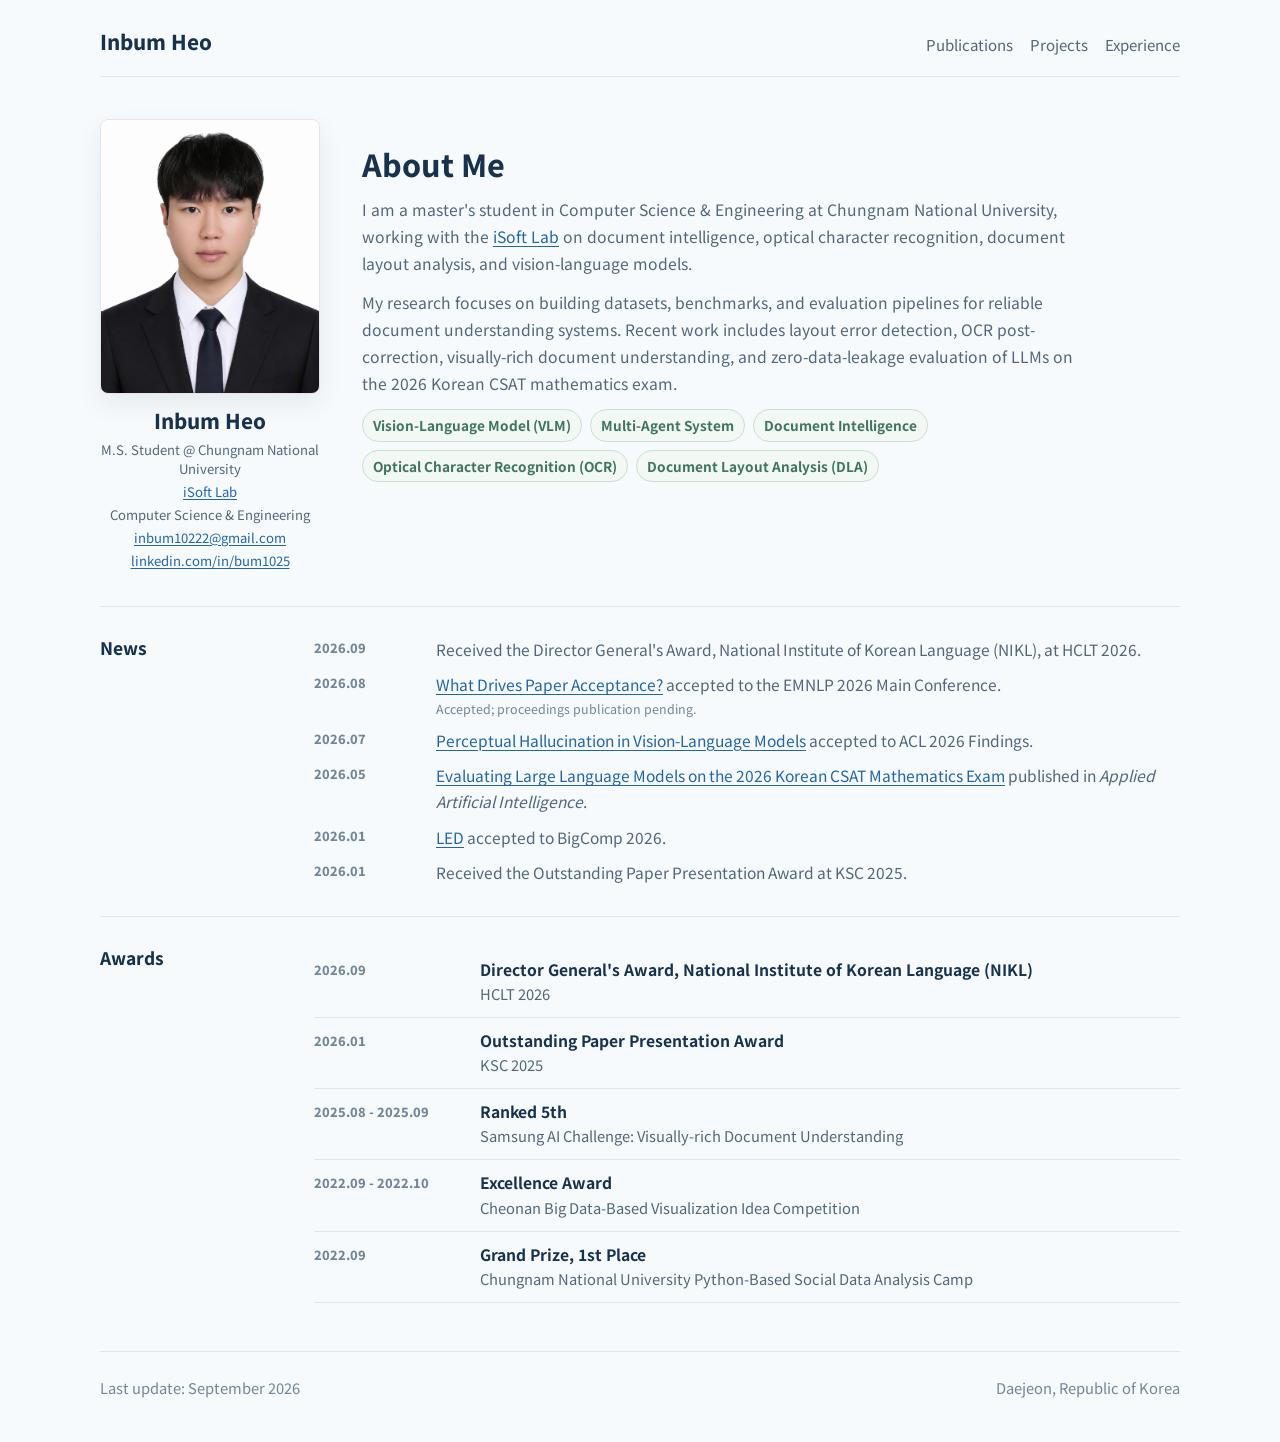
<file: index.html>
<!doctype html>
<html lang="en">
  <head>
    <meta charset="utf-8">
    <meta name="viewport" content="width=device-width, initial-scale=1">
    <meta name="description" content="Inbum Heo is a master's student researching document intelligence, OCR, document layout analysis, and vision-language models.">
    <meta name="keywords" content="Inbum Heo, Document Intelligence, OCR, Document Layout Analysis, Vision-Language Models, Multi-Agent Systems">
    <title>Inbum Heo</title>
    <link rel="preconnect" href="https://fonts.googleapis.com">
    <link rel="preconnect" href="https://fonts.gstatic.com" crossorigin>
    <link href="https://fonts.googleapis.com/css2?family=Google+Sans:wght@400;500;700&family=Noto+Sans+KR:wght@400;500;700&display=swap" rel="stylesheet">
    <link rel="stylesheet" href="styles.css">
  </head>
  <body>
    <div class="page">
      <header class="site-header">
        <a class="brand" href="index.html">Inbum Heo</a>
        <nav class="nav" aria-label="Main navigation">
          <a href="pages/publications.html">Publications</a>
          <a href="pages/projects.html">Projects</a>
          <a href="pages/cv.html#experience">Experience</a>
        </nav>
      </header>

      <main>
        <section class="profile">
          <aside class="profile-aside">
            <img class="profile-photo" src="assets/images/My_image.png" alt="Portrait of Inbum Heo">
            <div class="profile-info" aria-label="Profile summary">
              <p><strong>Inbum Heo</strong></p>
              <p>M.S. Student @ Chungnam National University</p>
              <p><a href="https://isoft.cnu.ac.kr/" target="_blank" rel="noreferrer">iSoft Lab</a></p>
              <p>Computer Science &amp; Engineering</p>
              <p><a href="mailto:inbum10222@gmail.com">inbum10222@gmail.com</a></p>
              <p><a href="https://www.linkedin.com/in/bum1025/" target="_blank" rel="noreferrer">linkedin.com/in/bum1025</a></p>
            </div>
          </aside>

          <div class="profile-copy">
            <h1>About Me</h1>
            <p>
              I am a master's student in Computer Science &amp; Engineering at Chungnam National University,
              working with the <a href="https://isoft.cnu.ac.kr/" target="_blank" rel="noreferrer">iSoft Lab</a>
              on document intelligence, optical character recognition, document layout analysis, and
              vision-language models.
            </p>
            <p>
              My research focuses on building datasets, benchmarks, and evaluation pipelines for reliable
              document understanding systems. Recent work includes layout error detection, OCR
              post-correction, visually-rich document understanding, and zero-data-leakage evaluation of
              LLMs on the 2026 Korean CSAT mathematics exam.
            </p>
            <div class="research-chips" aria-label="Research interests">
              <div class="research-chip-row">
                <span>Vision-Language Model (VLM)</span>
                <span>Multi-Agent System</span>
                <span>Document Intelligence</span>
              </div>
              <div class="research-chip-row">
                <span>Optical Character Recognition (OCR)</span>
                <span>Document Layout Analysis (DLA)</span>
              </div>
            </div>
          </div>
        </section>

        <section class="section" id="news">
          <div class="section-title">
            <h2>News</h2>
          </div>
          <ol class="news-list">
            <li>
              <time datetime="2026-09">2026.09</time>
              <span>Received the Director General's Award, National Institute of Korean Language (NIKL), at HCLT 2026.</span>
            </li>
            <li>
              <time datetime="2026-08">2026.08</time>
              <span>
                <a href="pages/publications.html#peer-review">What Drives Paper Acceptance?</a>
                accepted to the EMNLP 2026 Main Conference.
                <small class="news-note">Accepted; proceedings publication pending.</small>
              </span>
            </li>
            <li>
              <time datetime="2026-07">2026.07</time>
              <span>
                <a href="pages/publications.html#hallucination">Perceptual Hallucination in Vision-Language Models</a>
                accepted to ACL 2026 Findings.
              </span>
            </li>
            <li>
              <time datetime="2026-05">2026.05</time>
              <span>
                <a href="pages/publications.html#csat">Evaluating Large Language Models on the 2026 Korean CSAT Mathematics Exam</a>
                published in
                <em>Applied Artificial Intelligence</em>.
              </span>
            </li>
            <li>
              <time datetime="2026-01">2026.01</time>
              <span>
                <a href="pages/publications.html#led">LED</a>
                accepted to BigComp 2026.
              </span>
            </li>
            <li>
              <time datetime="2026-01">2026.01</time>
              <span>Received the Outstanding Paper Presentation Award at KSC 2025.</span>
            </li>
          </ol>
        </section>

        <section class="section" id="awards">
          <div class="section-title">
            <h2>Awards</h2>
          </div>
          <div class="timeline-list">
            <article>
              <time datetime="2026-09">2026.09</time>
              <div>
                <h3>Director General's Award, National Institute of Korean Language (NIKL)</h3>
                <p>HCLT 2026</p>
              </div>
            </article>
            <article>
              <time datetime="2026-01">2026.01</time>
              <div>
                <h3>Outstanding Paper Presentation Award</h3>
                <p>KSC 2025</p>
              </div>
            </article>
            <article>
              <time datetime="2025-08">2025.08 - 2025.09</time>
              <div>
                <h3>Ranked 5th</h3>
                <p>Samsung AI Challenge: Visually-rich Document Understanding</p>
              </div>
            </article>
            <article>
              <time datetime="2022-09">2022.09 - 2022.10</time>
              <div>
                <h3>Excellence Award</h3>
                <p>Cheonan Big Data-Based Visualization Idea Competition</p>
              </div>
            </article>
            <article>
              <time datetime="2022-09">2022.09</time>
              <div>
                <h3>Grand Prize, 1st Place</h3>
                <p>Chungnam National University Python-Based Social Data Analysis Camp</p>
              </div>
            </article>
          </div>
        </section>

      </main>

      <footer class="site-footer">
        <p>Last update: September 2026</p>
        <p>Daejeon, Republic of Korea</p>
      </footer>
    </div>
  </body>
</html>
</file>
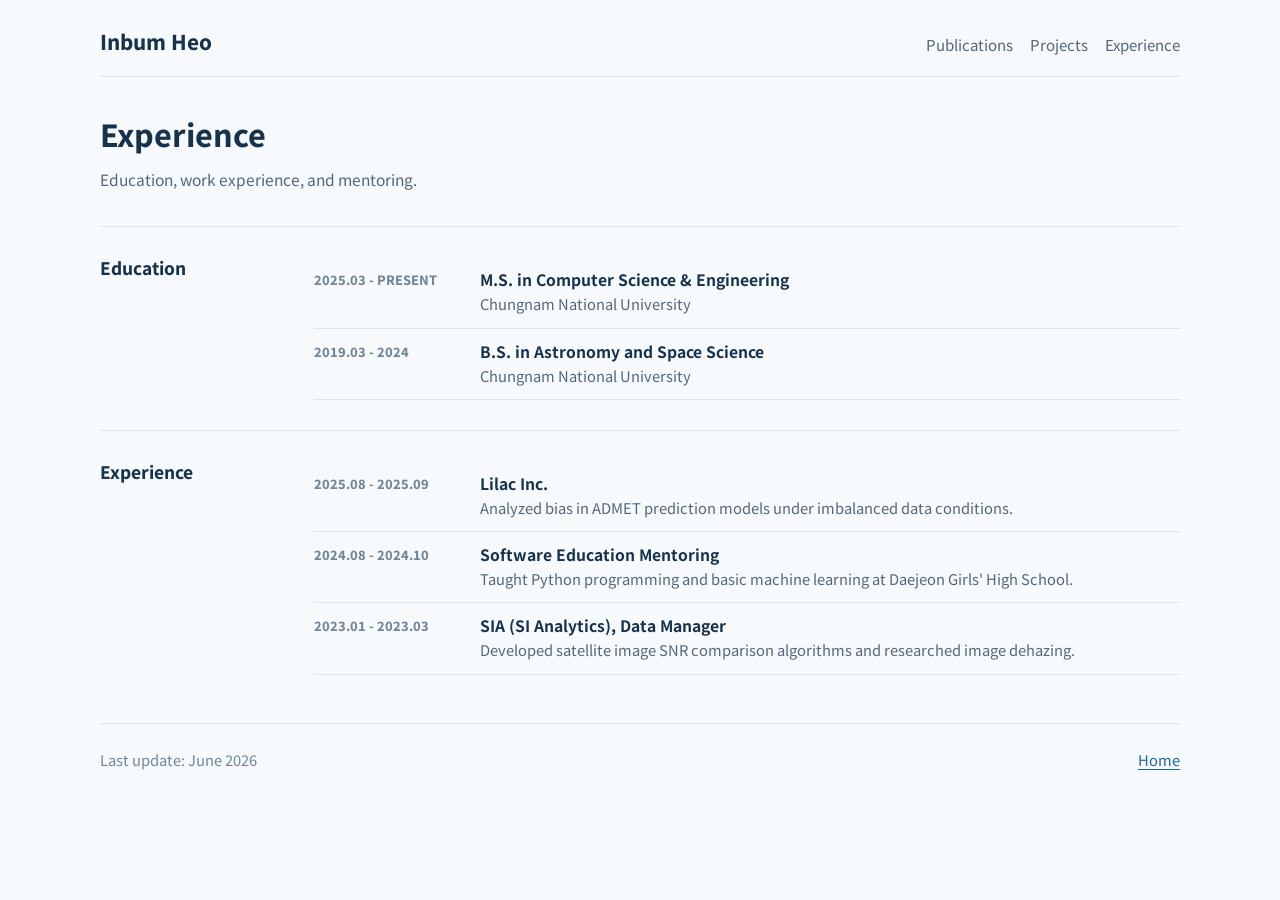
<file: pages/cv.html>
<!doctype html>
<html lang="en">
  <head>
    <meta charset="utf-8">
    <meta name="viewport" content="width=device-width, initial-scale=1">
    <meta name="description" content="CV details for Inbum Heo.">
    <title>CV | Inbum Heo</title>
    <link rel="preconnect" href="https://fonts.googleapis.com">
    <link rel="preconnect" href="https://fonts.gstatic.com" crossorigin>
    <link href="https://fonts.googleapis.com/css2?family=Google+Sans:wght@400;500;700&family=Noto+Sans+KR:wght@400;500;700&display=swap" rel="stylesheet">
    <link rel="stylesheet" href="../styles.css">
  </head>
  <body>
    <div class="page">
      <header class="site-header">
        <a class="brand" href="../index.html">Inbum Heo</a>
        <nav class="nav" aria-label="Main navigation">
          <a href="publications.html">Publications</a>
          <a href="projects.html">Projects</a>
          <a href="cv.html#experience">Experience</a>
        </nav>
      </header>

      <main>
        <section class="page-title">
          <h1>Experience</h1>
          <p>Education, work experience, and mentoring.</p>
        </section>

        <section class="section" id="education">
          <div class="section-title">
            <h2>Education</h2>
          </div>
          <div class="timeline-list">
            <article>
              <time datetime="2025-03">2025.03 - Present</time>
              <div>
                <h3>M.S. in Computer Science &amp; Engineering</h3>
                <p>Chungnam National University</p>
              </div>
            </article>
            <article>
              <time datetime="2019-03">2019.03 - 2024</time>
              <div>
                <h3>B.S. in Astronomy and Space Science</h3>
                <p>Chungnam National University</p>
              </div>
            </article>
          </div>
        </section>

        <section class="section" id="experience">
          <div class="section-title">
            <h2>Experience</h2>
          </div>
          <div class="timeline-list">
            <article>
              <time datetime="2025-08">2025.08 - 2025.09</time>
              <div>
                <h3>Lilac Inc.</h3>
                <p>Analyzed bias in ADMET prediction models under imbalanced data conditions.</p>
              </div>
            </article>
            <article>
              <time datetime="2024-08">2024.08 - 2024.10</time>
              <div>
                <h3>Software Education Mentoring</h3>
                <p>Taught Python programming and basic machine learning at Daejeon Girls' High School.</p>
              </div>
            </article>
            <article>
              <time datetime="2023-01">2023.01 - 2023.03</time>
              <div>
                <h3>SIA (SI Analytics), Data Manager</h3>
                <p>Developed satellite image SNR comparison algorithms and researched image dehazing.</p>
              </div>
            </article>
          </div>
        </section>

      </main>

      <footer class="site-footer">
        <p>Last update: June 2026</p>
        <p><a href="../index.html">Home</a></p>
      </footer>
    </div>
  </body>
</html>
</file>
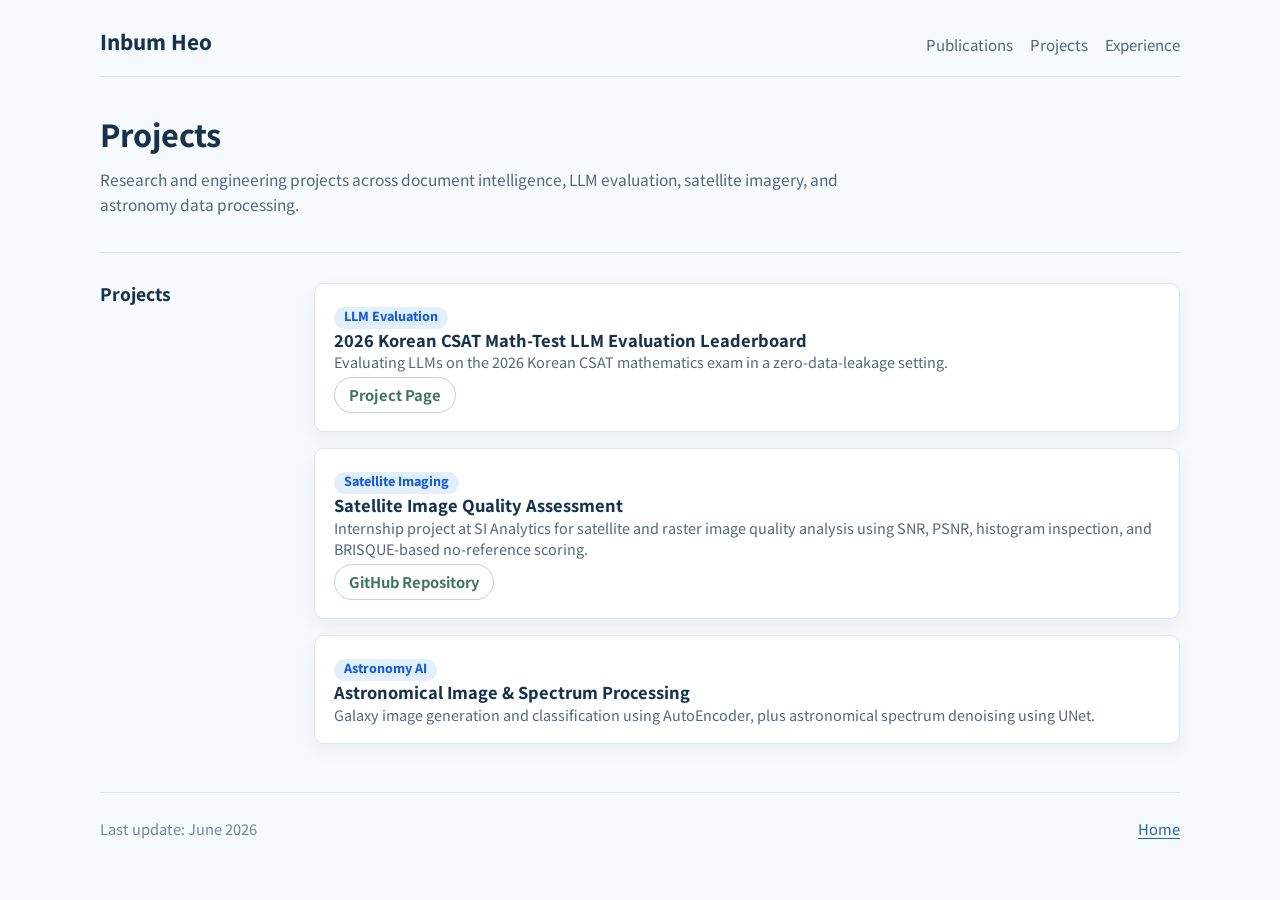
<file: pages/projects.html>
<!doctype html>
<html lang="en">
  <head>
    <meta charset="utf-8">
    <meta name="viewport" content="width=device-width, initial-scale=1">
    <meta name="description" content="Projects by Inbum Heo.">
    <title>Projects | Inbum Heo</title>
    <link rel="preconnect" href="https://fonts.googleapis.com">
    <link rel="preconnect" href="https://fonts.gstatic.com" crossorigin>
    <link href="https://fonts.googleapis.com/css2?family=Google+Sans:wght@400;500;700&family=Noto+Sans+KR:wght@400;500;700&display=swap" rel="stylesheet">
    <link rel="stylesheet" href="../styles.css">
  </head>
  <body>
    <div class="page">
      <header class="site-header">
        <a class="brand" href="../index.html">Inbum Heo</a>
        <nav class="nav" aria-label="Main navigation">
          <a href="publications.html">Publications</a>
          <a href="projects.html">Projects</a>
          <a href="cv.html#experience">Experience</a>
        </nav>
      </header>

      <main>
        <section class="page-title">
          <h1>Projects</h1>
          <p>Research and engineering projects across document intelligence, LLM evaluation, satellite imagery, and astronomy data processing.</p>
        </section>

        <section class="section project-list-section">
          <div class="section-title">
            <h2>Projects</h2>
          </div>
          <div class="card-list">
            <article class="story-card project-card">
              <span class="meta">LLM Evaluation</span>
              <h3>2026 Korean CSAT Math-Test LLM Evaluation Leaderboard</h3>
              <p>Evaluating LLMs on the 2026 Korean CSAT mathematics exam in a zero-data-leakage setting.</p>
              <div class="paper-links">
                <a href="https://isoft.cnu.ac.kr/csat2026/" target="_blank" rel="noreferrer">Project Page</a>
              </div>
            </article>

            <article class="story-card project-card">
              <span class="meta">Satellite Imaging</span>
              <h3>Satellite Image Quality Assessment</h3>
              <p>Internship project at SI Analytics for satellite and raster image quality analysis using SNR, PSNR, histogram inspection, and BRISQUE-based no-reference scoring.</p>
              <div class="paper-links">
                <a href="https://github.com/inbum1025/sia_internship.git" target="_blank" rel="noreferrer">GitHub Repository</a>
              </div>
            </article>

            <article class="story-card project-card">
              <span class="meta">Astronomy AI</span>
              <h3>Astronomical Image &amp; Spectrum Processing</h3>
              <p>Galaxy image generation and classification using AutoEncoder, plus astronomical spectrum denoising using UNet.</p>
            </article>
          </div>
        </section>
      </main>

      <footer class="site-footer">
        <p>Last update: June 2026</p>
        <p><a href="../index.html">Home</a></p>
      </footer>
    </div>
  </body>
</html>
</file>
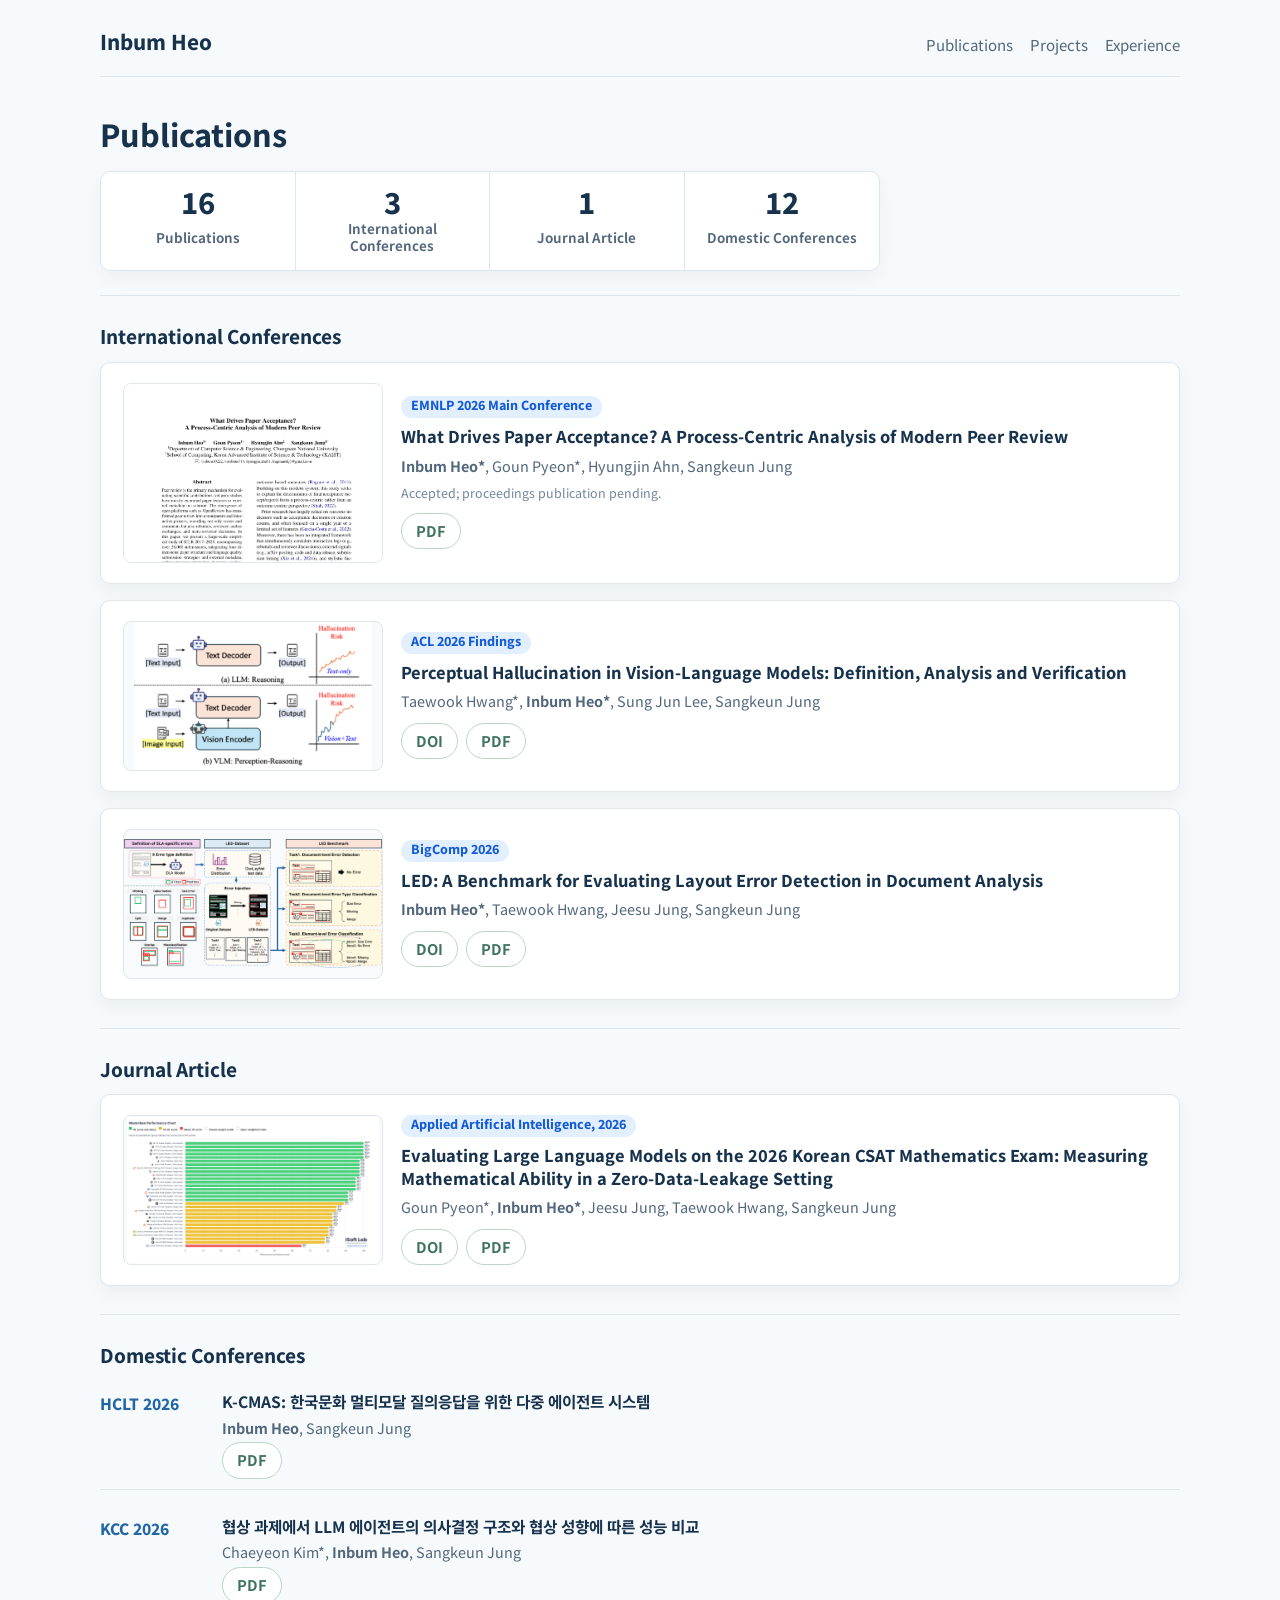
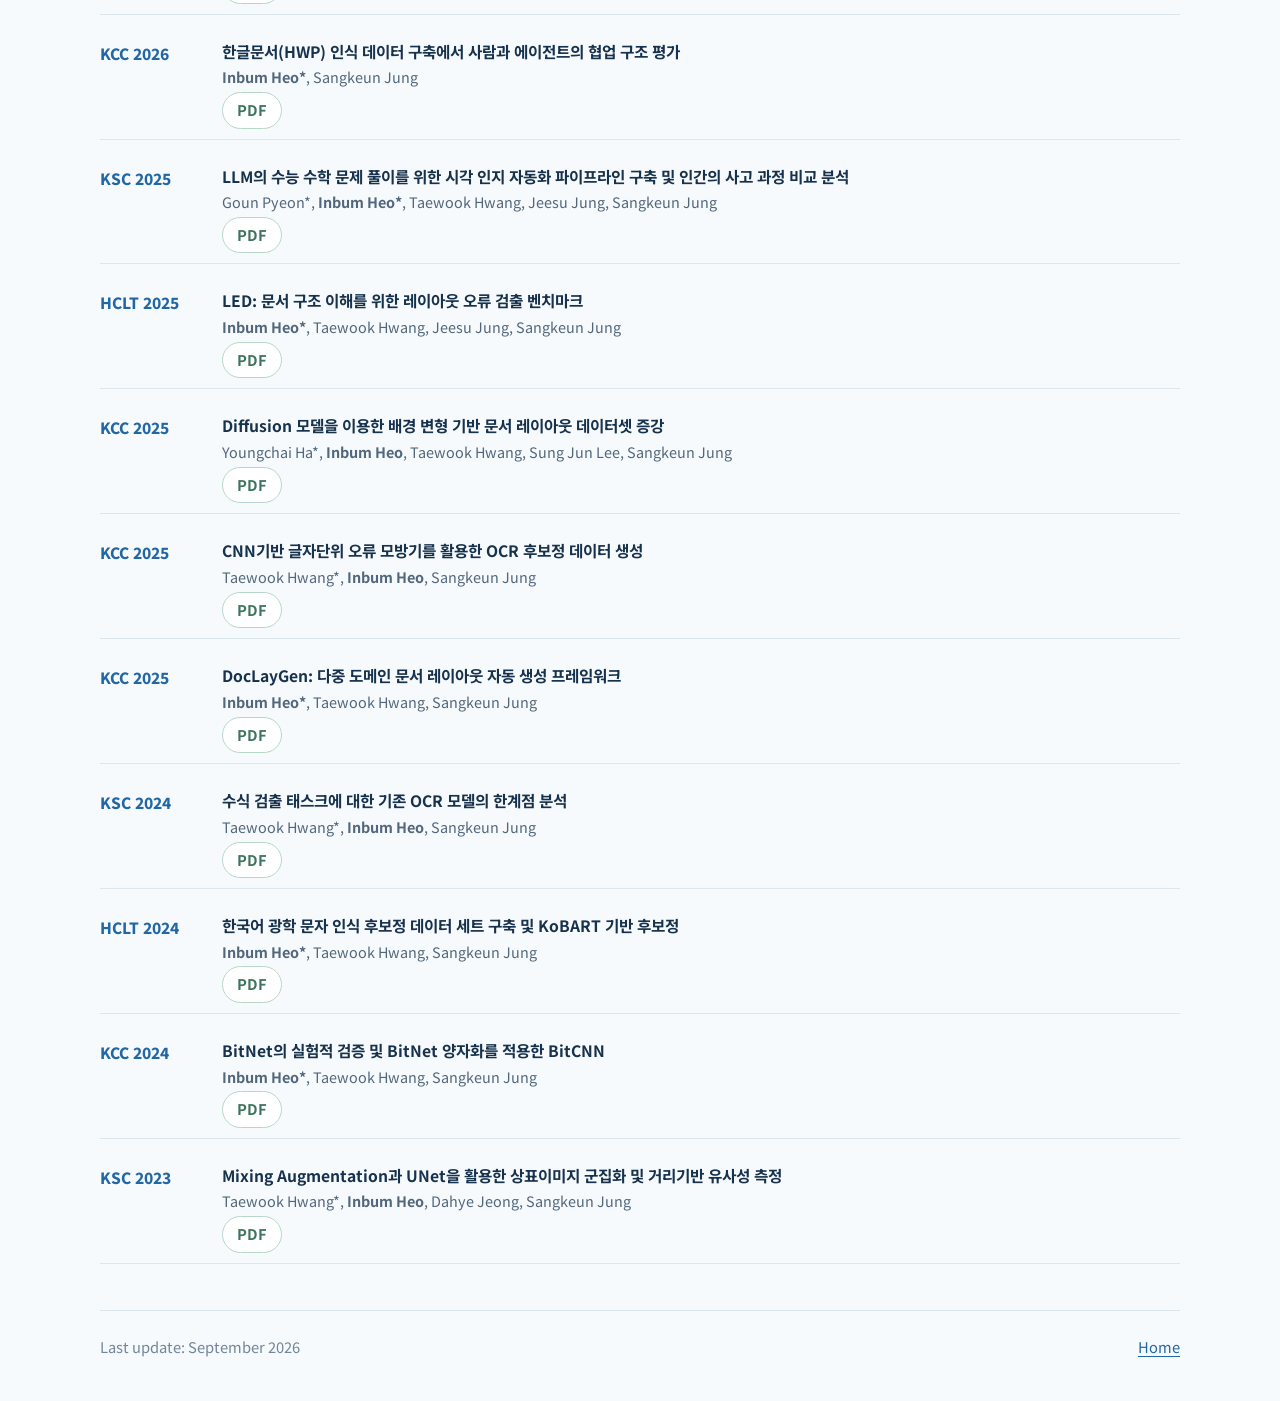
<file: pages/publications.html>
<!doctype html>
<html lang="en">
  <head>
    <meta charset="utf-8">
    <meta name="viewport" content="width=device-width, initial-scale=1">
    <meta name="description" content="Publications by Inbum Heo.">
    <title>Publications | Inbum Heo</title>
    <link rel="preconnect" href="https://fonts.googleapis.com">
    <link rel="preconnect" href="https://fonts.gstatic.com" crossorigin>
    <link href="https://fonts.googleapis.com/css2?family=Google+Sans:wght@400;500;700&family=Noto+Sans+KR:wght@400;500;700&display=swap" rel="stylesheet">
    <link rel="stylesheet" href="../styles.css">
  </head>
  <body>
    <div class="page">
      <header class="site-header">
        <a class="brand" href="../index.html">Inbum Heo</a>
        <nav class="nav" aria-label="Main navigation">
          <a href="publications.html">Publications</a>
          <a href="projects.html">Projects</a>
          <a href="cv.html#experience">Experience</a>
        </nav>
      </header>

      <main>
        <section class="page-title">
          <h1>Publications</h1>
          <div class="publication-stats" aria-label="Publication summary">
            <div>
              <strong>16</strong>
              <span>Publications</span>
            </div>
            <div>
              <strong>3</strong>
              <span>International Conferences</span>
            </div>
            <div>
              <strong>1</strong>
              <span>Journal Article</span>
            </div>
            <div>
              <strong>12</strong>
              <span>Domestic Conferences</span>
            </div>
          </div>
        </section>

        <section class="publication-group">
          <h2>International Conferences</h2>
          <div class="card-list">
            <article class="story-card paper-card has-thumb" id="peer-review">
              <img class="card-thumb paper-page-thumb" src="../assets/publications/emnlp_first_page.png" alt="First page of What Drives Paper Acceptance? A Process-Centric Analysis of Modern Peer Review">
              <div class="card-main">
                <span class="venue">EMNLP 2026 Main Conference</span>
                <h3>What Drives Paper Acceptance? A Process-Centric Analysis of Modern Peer Review</h3>
                <p><strong>Inbum Heo*</strong>, Goun Pyeon*, Hyungjin Ahn, Sangkeun Jung</p>
                <p class="publication-note">Accepted; proceedings publication pending.</p>
                <div class="paper-links">
                  <a href="../paper/emnlp2026.pdf" target="_blank" rel="noreferrer">PDF</a>
                </div>
              </div>
            </article>

            <article class="story-card paper-card has-thumb" id="hallucination">
              <img class="card-thumb" src="../assets/publications/hallu_intro.png" alt="Introductory figure for perceptual hallucination in vision-language models">
              <div class="card-main">
                <span class="venue">ACL 2026 Findings</span>
                <h3>Perceptual Hallucination in Vision-Language Models: Definition, Analysis and Verification</h3>
                <p>Taewook Hwang*, <strong>Inbum Heo*</strong>, Sung Jun Lee, Sangkeun Jung</p>
                <div class="paper-links">
                  <a href="https://doi.org/10.18653/v1/2026.findings-acl.1237" target="_blank" rel="noreferrer">DOI</a>
                  <a href="../paper/Perceptual Hallucination in Vision–Language Models- Definition, Analysis and Verification.pdf" target="_blank" rel="noreferrer">PDF</a>
                </div>
              </div>
            </article>

            <article class="story-card paper-card has-thumb" id="led">
              <img class="card-thumb" src="../assets/publications/led_overview.png" alt="Overview figure for LED benchmark">
              <div class="card-main">
                <span class="venue">BigComp 2026</span>
                <h3>LED: A Benchmark for Evaluating Layout Error Detection in Document Analysis</h3>
                <p><strong>Inbum Heo*</strong>, Taewook Hwang, Jeesu Jung, Sangkeun Jung</p>
                <div class="paper-links">
                  <a href="https://doi.org/10.1109/BigComp68355.2026.00055" target="_blank" rel="noreferrer">DOI</a>
                  <a href="../paper/LED- A Benchmark for Evaluating Layout Error Detection in Document Analysis.pdf" target="_blank" rel="noreferrer">PDF</a>
                </div>
              </div>
            </article>
          </div>
        </section>

        <section class="publication-group">
          <h2>Journal Article</h2>
          <div class="card-list">
            <article class="story-card paper-card has-thumb" id="csat">
              <img class="card-thumb" src="../assets/publications/csat_leaderboard.png" alt="Leaderboard figure for Korean CSAT mathematics LLM evaluation">
              <div class="card-main">
                <span class="venue">Applied Artificial Intelligence, 2026</span>
                <h3>Evaluating Large Language Models on the 2026 Korean CSAT Mathematics Exam: Measuring Mathematical Ability in a Zero-Data-Leakage Setting</h3>
                <p>Goun Pyeon*, <strong>Inbum Heo*</strong>, Jeesu Jung, Taewook Hwang, Sangkeun Jung</p>
                <div class="paper-links">
                  <a href="https://doi.org/10.1080/08839514.2026.2684121" target="_blank" rel="noreferrer">DOI</a>
                  <a href="../paper/Evaluating Large Language Models on the 2026 Korean CSAT Mathematics Exam  Measuring Mathematical Ability in a Zero-Data-Leakage Setting.pdf" target="_blank" rel="noreferrer">PDF</a>
                </div>
              </div>
            </article>
          </div>
        </section>

        <section class="publication-group">
          <h2>Domestic Conferences</h2>
          <div class="compact-list">
            <article id="kcmas">
              <span>HCLT 2026</span>
              <div>
                <h3>K-CMAS: 한국문화 멀티모달 질의응답을 위한 다중 에이전트 시스템</h3>
                <p><strong>Inbum Heo</strong>, Sangkeun Jung</p>
                <div class="paper-links">
                  <a href="../paper/2026_hclt.pdf" target="_blank" rel="noreferrer">PDF</a>
                </div>
              </div>
            </article>
            <article>
              <span>KCC 2026</span>
              <div>
                <h3>협상 과제에서 LLM 에이전트의 의사결정 구조와 협상 성향에 따른 성능 비교</h3>
                <p>Chaeyeon Kim*, <strong>Inbum Heo</strong>, Sangkeun Jung</p>
                <div class="paper-links">
                  <a href="../paper/협상 과제에서 LLM 에이전트의 의사결정 구조와 협상 성향에 따른 성능 비교.pdf" target="_blank" rel="noreferrer">PDF</a>
                </div>
              </div>
            </article>
            <article>
              <span>KCC 2026</span>
              <div>
                <h3>한글문서(HWP) 인식 데이터 구축에서 사람과 에이전트의 협업 구조 평가</h3>
                <p><strong>Inbum Heo*</strong>, Sangkeun Jung</p>
                <div class="paper-links">
                  <a href="../paper/한글문서(HWP) 인식 데이터 구축에서 사람과 에이전트의 협업 구조 평가.pdf" target="_blank" rel="noreferrer">PDF</a>
                </div>
              </div>
            </article>
            <article>
              <span>KSC 2025</span>
              <div>
                <h3>LLM의 수능 수학 문제 풀이를 위한 시각 인지 자동화 파이프라인 구축 및 인간의 사고 과정 비교 분석</h3>
                <p>Goun Pyeon*, <strong>Inbum Heo*</strong>, Taewook Hwang, Jeesu Jung, Sangkeun Jung</p>
                <div class="paper-links">
                  <a href="../paper/LLM의 수능 수학 문제 풀이를 위한 시각 인지 자동화 파이프라인 구축.pdf" target="_blank" rel="noreferrer">PDF</a>
                </div>
              </div>
            </article>
            <article>
              <span>HCLT 2025</span>
              <div>
                <h3>LED: 문서 구조 이해를 위한 레이아웃 오류 검출 벤치마크</h3>
                <p><strong>Inbum Heo*</strong>, Taewook Hwang, Jeesu Jung, Sangkeun Jung</p>
                <div class="paper-links">
                  <a href="../paper/LED- 문서 구조 이해를 위한 레이아웃 오류 검출 벤치마크.pdf" target="_blank" rel="noreferrer">PDF</a>
                </div>
              </div>
            </article>
            <article>
              <span>KCC 2025</span>
              <div>
                <h3>Diffusion 모델을 이용한 배경 변형 기반 문서 레이아웃 데이터셋 증강</h3>
                <p>Youngchai Ha*, <strong>Inbum Heo</strong>, Taewook Hwang, Sung Jun Lee, Sangkeun Jung</p>
                <div class="paper-links">
                  <a href="../paper/Diffusion 모델을 이용한 배경 변형 기반 문서 레이아웃 데이터셋 증강.pdf" target="_blank" rel="noreferrer">PDF</a>
                </div>
              </div>
            </article>
            <article>
              <span>KCC 2025</span>
              <div>
                <h3>CNN기반 글자단위 오류 모방기를 활용한 OCR 후보정 데이터 생성</h3>
                <p>Taewook Hwang*, <strong>Inbum Heo</strong>, Sangkeun Jung</p>
                <div class="paper-links">
                  <a href="../paper/CNN기반 글자단위 오류 모방기를 활용한 OCR 후보정 데이터 생성.pdf" target="_blank" rel="noreferrer">PDF</a>
                </div>
              </div>
            </article>
            <article>
              <span>KCC 2025</span>
              <div>
                <h3>DocLayGen: 다중 도메인 문서 레이아웃 자동 생성 프레임워크</h3>
                <p><strong>Inbum Heo*</strong>, Taewook Hwang, Sangkeun Jung</p>
                <div class="paper-links">
                  <a href="../paper/DocLayGen- 다중 도메인 문서 레이아웃 자동 생성 프레임워크.pdf" target="_blank" rel="noreferrer">PDF</a>
                </div>
              </div>
            </article>
            <article>
              <span>KSC 2024</span>
              <div>
                <h3>수식 검출 태스크에 대한 기존 OCR 모델의 한계점 분석</h3>
                <p>Taewook Hwang*, <strong>Inbum Heo</strong>, Sangkeun Jung</p>
                <div class="paper-links">
                  <a href="../paper/수식 검출 태스크에 대한 기존 OCR 모델의 한계점 분석.pdf" target="_blank" rel="noreferrer">PDF</a>
                </div>
              </div>
            </article>
            <article>
              <span>HCLT 2024</span>
              <div>
                <h3>한국어 광학 문자 인식 후보정 데이터 세트 구축 및 KoBART 기반 후보정</h3>
                <p><strong>Inbum Heo*</strong>, Taewook Hwang, Sangkeun Jung</p>
                <div class="paper-links">
                  <a href="../paper/한국어 광학 문자 인식 후보정 데이터 세트 구축 및 KoBART 기반 후보정 연구.pdf" target="_blank" rel="noreferrer">PDF</a>
                </div>
              </div>
            </article>
            <article>
              <span>KCC 2024</span>
              <div>
                <h3>BitNet의 실험적 검증 및 BitNet 양자화를 적용한 BitCNN</h3>
                <p><strong>Inbum Heo*</strong>, Taewook Hwang, Sangkeun Jung</p>
                <div class="paper-links">
                  <a href="../paper/BitNet의 실험적 검증 및 BitNet 양자화를 적용한 BitCNN.pdf" target="_blank" rel="noreferrer">PDF</a>
                </div>
              </div>
            </article>
            <article>
              <span>KSC 2023</span>
              <div>
                <h3>Mixing Augmentation과 UNet을 활용한 상표이미지 군집화 및 거리기반 유사성 측정</h3>
                <p>Taewook Hwang*, <strong>Inbum Heo</strong>, Dahye Jeong, Sangkeun Jung</p>
                <div class="paper-links">
                  <a href="../paper/Mixing Augmentation과 UNet을 활용한 상표 이미지 군집화 및 거리기반 유사성 측정.pdf" target="_blank" rel="noreferrer">PDF</a>
                </div>
              </div>
            </article>
          </div>
        </section>
      </main>

      <footer class="site-footer">
        <p>Last update: September 2026</p>
        <p><a href="../index.html">Home</a></p>
      </footer>
    </div>
  </body>
</html>
</file>
<file: styles.css>
:root {
  --bg: #f7fafc;
  --surface: #ffffff;
  --text: #17324d;
  --muted: #52677c;
  --faint: #72869a;
  --line: #dce6ef;
  --accent: #2166a5;
  --accent-soft: #e8f2fb;
  --green: #3f755f;
  --shadow: 0 10px 24px rgba(23, 50, 77, 0.08);
}

* {
  box-sizing: border-box;
}

html {
  scroll-behavior: smooth;
}

body {
  margin: 0;
  color: var(--text);
  background: var(--bg);
  font-family: "Google Sans", "Noto Sans KR", -apple-system, BlinkMacSystemFont, "Segoe UI", sans-serif;
  font-size: 15.5px;
  line-height: 1.65;
  overflow-x: hidden;
}

a {
  color: var(--accent);
  text-underline-offset: 0.18em;
  overflow-wrap: break-word;
}

a:hover {
  color: #154c80;
}

.page {
  width: calc(100% - 36px);
  max-width: 1080px;
  margin: 0 auto;
}

.site-header {
  display: flex;
  justify-content: space-between;
  gap: 28px;
  padding: 30px 0 18px;
  border-bottom: 1px solid var(--line);
}

.brand {
  color: var(--text);
  font-size: 1.28rem;
  font-weight: 800;
  line-height: 1.1;
  text-decoration: none;
}

.nav {
  display: flex;
  flex-wrap: wrap;
  justify-content: flex-end;
  gap: 8px 17px;
  padding-top: 3px;
  font-size: 0.94rem;
}

.nav a {
  color: var(--muted);
  text-decoration: none;
}

.nav a:hover {
  color: var(--accent);
}

main {
  padding-bottom: 18px;
}

.profile {
  display: grid;
  grid-template-columns: 230px minmax(0, 1fr);
  gap: 32px;
  align-items: start;
  max-width: 980px;
  padding: 42px 0 32px;
}

.profile-aside {
  display: grid;
  gap: 12px;
}

.profile-photo {
  display: block;
  width: 220px;
  aspect-ratio: 4 / 5;
  object-fit: cover;
  object-position: center 24%;
  background: var(--surface);
  border: 1px solid var(--line);
  border-radius: 8px;
  box-shadow: var(--shadow);
}

.profile-info {
  width: 220px;
  color: var(--muted);
  font-size: 0.82rem;
  line-height: 1.45;
  text-align: center;
}

.profile-info p {
  margin: 0 0 4px;
  overflow-wrap: anywhere;
}

.profile-info strong {
  color: var(--text);
  font-size: 1.28rem;
  font-weight: 800;
}

.profile-copy {
  padding-top: 28px;
  min-width: 0;
}

.profile-copy h1,
.page-title h1 {
  margin: 0 0 14px;
  font-size: clamp(1.5rem, 2.4vw, 1.9rem);
  line-height: 1.18;
  font-weight: 760;
  letter-spacing: 0;
}

.profile-copy p,
.page-title p,
.story-card p,
.news-list span {
  color: var(--muted);
}

.profile-copy p {
  max-width: 780px;
  margin: 0 0 12px;
  font-size: 0.98rem;
  line-height: 1.72;
}

.research-chips {
  display: grid;
  gap: 8px;
  margin-top: 6px;
}

.research-chip-row {
  display: flex;
  flex-wrap: wrap;
  gap: 8px;
}

.research-chips span {
  display: inline-flex;
  align-items: center;
  min-height: 28px;
  padding: 4px 10px;
  color: var(--green);
  background: #f2f8f4;
  border: 1px solid #c9dfd1;
  border-radius: 999px;
  font-size: 0.85rem;
  font-weight: 700;
}

.links {
  display: flex;
  flex-wrap: wrap;
  gap: 8px 14px;
  margin-top: auto;
  padding-top: 22px;
}

.links a,
.paper-links a {
  display: inline-flex;
  align-items: center;
  justify-content: center;
  min-height: 32px;
  padding: 5px 14px;
  color: var(--green);
  background: var(--surface);
  border: 1px solid #b8d7c7;
  border-radius: 999px;
  font-size: 0.92rem;
  font-weight: 700;
  text-decoration: none;
}

.links a:hover,
.paper-links a:hover {
  color: #0c5f3d;
  background: #f2fbf6;
  border-color: #82b99e;
}

.section {
  display: grid;
  grid-template-columns: 180px minmax(0, 1fr);
  gap: 34px;
  padding: 30px 0;
  border-top: 1px solid var(--line);
}

.section-title h2 {
  position: sticky;
  top: 18px;
  margin: 0;
  font-size: 1.08rem;
  line-height: 1.25;
  font-weight: 760;
}

.page-title {
  max-width: 820px;
  padding: 40px 0 24px;
}

.page-title p {
  max-width: 760px;
  margin: 0 0 10px;
}

.publication-stats {
  display: grid;
  grid-template-columns: repeat(4, 1fr);
  gap: 0;
  max-width: 780px;
  margin-top: 18px;
  overflow: hidden;
  background: var(--surface);
  border: 1px solid var(--line);
  border-radius: 10px;
  box-shadow: 0 7px 18px rgba(23, 50, 77, 0.05);
}

.publication-stats div {
  display: grid;
  gap: 4px;
  padding: 16px 14px;
  text-align: center;
  border-right: 1px solid var(--line);
}

.publication-stats div:last-child {
  border-right: 0;
}

.publication-stats strong {
  color: var(--text);
  font-size: 1.8rem;
  line-height: 1;
  font-weight: 800;
}

.publication-stats span {
  color: var(--muted);
  font-size: 0.84rem;
  line-height: 1.25;
  font-weight: 650;
}

.publication-group {
  padding: 28px 0;
  border-top: 1px solid var(--line);
}

.publication-group h2 {
  margin: 0 0 14px;
  color: var(--text);
  font-size: 1.18rem;
  line-height: 1.25;
  font-weight: 760;
}

.kicker,
.venue,
.meta,
time {
  color: var(--faint);
  font-size: 0.8rem;
  font-weight: 800;
  letter-spacing: 0;
  text-transform: uppercase;
}

.news-list,
.card-list,
.compact-list,
.timeline-list {
  display: grid;
  gap: 16px;
  margin: 0;
  padding: 0;
}

.news-list {
  gap: 10px;
  list-style: none;
}

.news-note {
  display: block;
  margin-top: 2px;
  color: var(--faint);
  font-size: 0.78rem;
  line-height: 1.45;
}

.news-list li,
.compact-list article {
  display: grid;
  grid-template-columns: 108px minmax(0, 1fr);
  gap: 14px;
}

.story-card {
  display: block;
  min-width: 0;
  padding: 18px 19px;
  color: var(--text);
  background: var(--surface);
  border: 1px solid var(--line);
  border-radius: 10px;
  box-shadow: 0 7px 18px rgba(23, 50, 77, 0.06);
  text-decoration: none;
}

a.story-card:hover {
  color: var(--text);
  border-color: #aec4d6;
  background: linear-gradient(180deg, #ffffff 0%, #f0f8ff 100%);
  transform: translateY(-1px);
}

.story-card.has-thumb {
  display: grid;
  grid-template-columns: 260px minmax(0, 1fr);
  gap: 18px;
  align-items: center;
  padding: 20px 22px;
}

.card-thumb {
  display: block;
  width: 100%;
  height: 150px;
  object-fit: contain;
  object-position: center;
  background: #f8fafc;
  border: 1px solid var(--line);
  border-radius: 8px;
}

.paper-page-thumb {
  height: 180px;
  object-fit: cover;
  object-position: top center;
}

.card-main {
  display: grid;
  gap: 7px;
  min-width: 0;
}

.story-card h3 {
  margin: 0;
  color: var(--text);
  font-size: 1.02rem;
  line-height: 1.38;
  font-weight: 760;
}

.story-card p {
  margin: 0;
  font-size: 0.9rem;
  line-height: 1.5;
}

.story-card .publication-note {
  color: var(--faint);
  font-size: 0.78rem;
  line-height: 1.45;
}

.venue,
.meta {
  display: inline-flex;
  justify-self: start;
  min-height: 22px;
  padding: 2px 10px;
  color: #145bd7;
  background: #e2efff;
  border-radius: 999px;
  font-size: 0.78rem;
  line-height: 1.2;
  text-transform: none;
}

.paper-links {
  display: flex;
  flex-wrap: wrap;
  gap: 8px;
  margin-top: 4px;
}

.compact-list article {
  padding: 10px 0;
  border-bottom: 1px solid var(--line);
}

.compact-list span {
  color: var(--accent);
  font-weight: 800;
}

.compact-list h3 {
  margin: 0;
  color: var(--text);
  font-size: 0.98rem;
  line-height: 1.45;
  font-weight: 700;
}

.compact-list p {
  margin: 4px 0 0;
  color: var(--muted);
  font-size: 0.9rem;
  line-height: 1.45;
}

.timeline-list {
  gap: 0;
}

.timeline-list article {
  display: grid;
  grid-template-columns: 150px minmax(0, 1fr);
  gap: 16px;
  padding: 12px 0;
  border-bottom: 1px solid var(--line);
}

.timeline-list h3 {
  margin: 0 0 3px;
  color: var(--text);
  font-size: 0.98rem;
  line-height: 1.35;
}

.timeline-list p {
  margin: 0;
  color: var(--muted);
  font-size: 0.92rem;
  line-height: 1.5;
}

.site-footer {
  display: flex;
  justify-content: space-between;
  gap: 16px;
  padding: 24px 0 42px;
  color: var(--faint);
  border-top: 1px solid var(--line);
  font-size: 0.92rem;
}

.site-footer p {
  margin: 0;
}

@media (max-width: 780px) {
  .page {
    width: calc(100% - 28px);
  }

  .site-header {
    flex-direction: column;
    gap: 10px;
  }

  .nav {
    justify-content: flex-start;
  }

  .profile {
    grid-template-columns: 1fr;
    gap: 22px;
    padding-top: 30px;
  }

  .profile-aside {
    justify-items: center;
  }

  .profile-photo,
  .profile-info {
    width: min(220px, 100%);
  }

  .profile-copy {
    min-height: 0;
    padding-top: 0;
  }

  .section {
    grid-template-columns: 1fr;
    gap: 14px;
  }

  .section-title h2 {
    position: static;
  }

  .story-card.has-thumb {
    grid-template-columns: 1fr;
  }

  .card-thumb {
    height: auto;
    max-height: 230px;
  }

  .paper-page-thumb {
    height: 230px;
    object-fit: cover;
    object-position: top center;
  }

  .publication-stats {
    grid-template-columns: repeat(2, 1fr);
  }

  .publication-stats div:nth-child(2) {
    border-right: 0;
  }

  .publication-stats div:nth-child(-n + 2) {
    border-bottom: 1px solid var(--line);
  }

  .news-list li,
  .compact-list article,
  .timeline-list article {
    grid-template-columns: 1fr;
    gap: 3px;
  }

  .site-footer {
    flex-direction: column;
    gap: 6px;
  }
}
</file>
